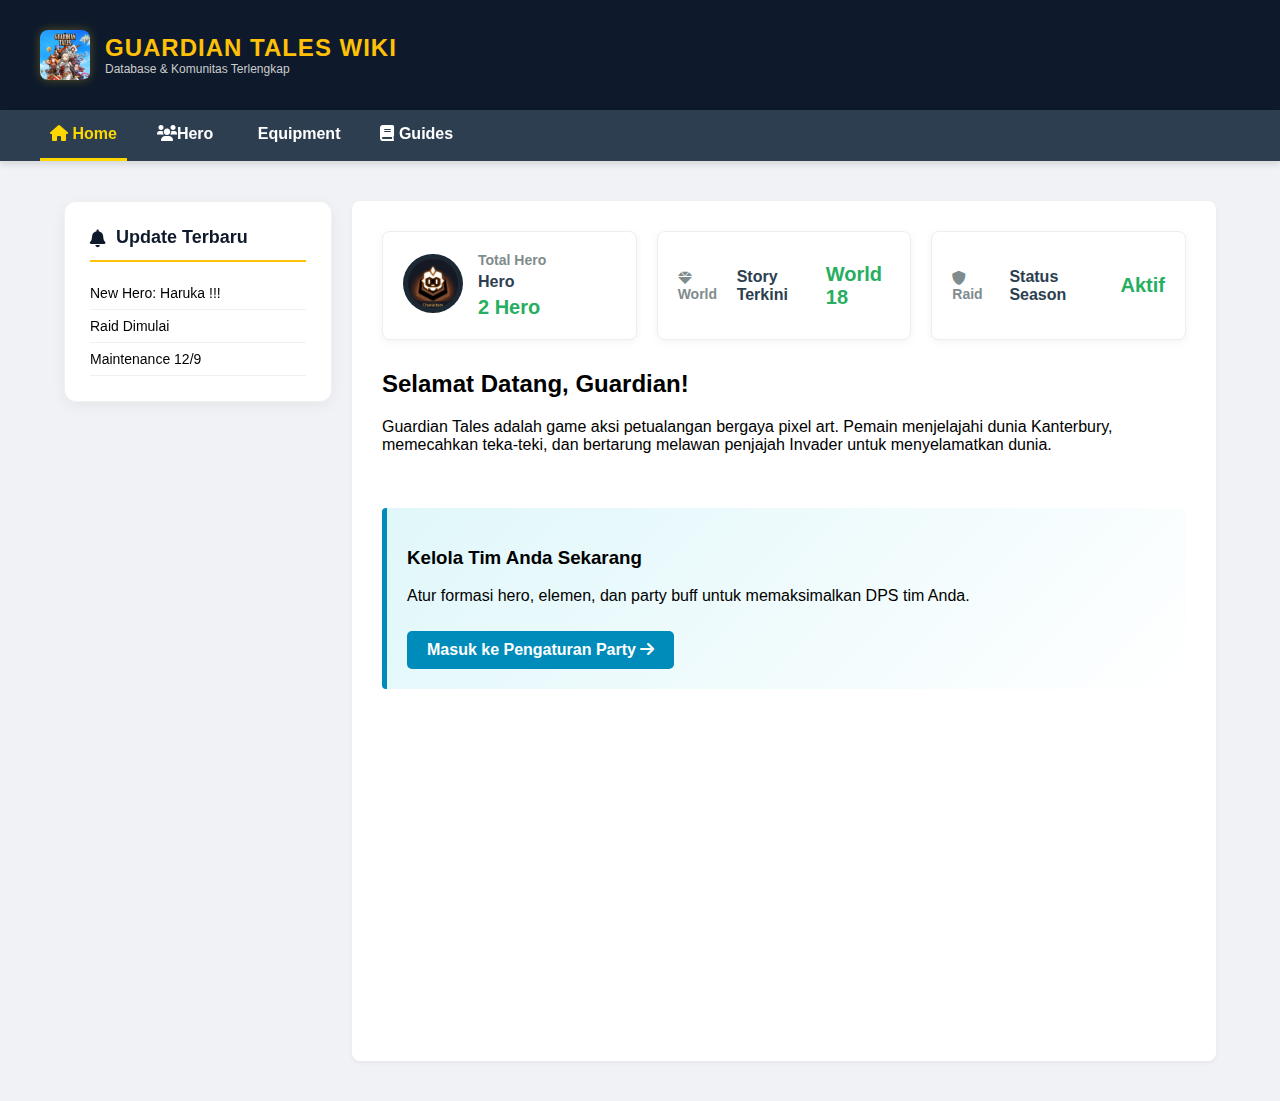
<file: WikiGuardianTales/index.html>
<!DOCTYPE html>
<html lang="id">
<head>
    <meta charset="UTF-8">
    <meta name="viewport" content="width=device-width, initial-scale=1.0">
    <title>Guardian Tales Wiki - Home</title>
    <link rel="stylesheet" type="text/css" href="style.css">
    <link rel="stylesheet" href="https://cdnjs.cloudflare.com/ajax/libs/font-awesome/6.0.0/css/all.min.css">
</head>
<body>

    <header class="main-header">
        <div class="logo-area">
            <img src="img/logo_main_shield.jpg" alt="GT Main Logo" class="brand-logo">
            <div>
                <h1>GUARDIAN TALES WIKI</h1>
                <p>Database & Komunitas Terlengkap</p>
            </div>
        </div>
        </header>

    <nav class="sticky-navbar">
        <ul class="nav-menu">
            <li><a href="index.html" class="active"><i class="fas fa-home"></i> Home</a></li>
            <li><a href="hero_tampil.php"><i class="fas fa-users"></i>Hero</a></li>
            <li><a href="#"><i class="fas fa-swords"></i> Equipment</a></li>
            <li><a href="#"><i class="fas fa-book"></i> Guides</a></li>
        </ul>
        </nav>

    <div class="container main-body">
        
        <aside class="sidebar-right">
            <div class="sidebar-widget">
                <h3><i class="fas fa-bell"></i> Update Terbaru</h3>
                <ul>
                    <li>New Hero: Haruka !!!</li>
                    <li>Raid Dimulai</li>
                    <li>Maintenance 12/9</li>
                </ul>
            </div>
        </aside>

        <section class="content">
            <div class="cards-grid">
                <div class="card">
                    <div class="card-icon">
                        <img src="img/logo_gt.png" alt="Icon DB" width="50">
                    </div>
                    <div>
                        <h3>Total Hero</h3>
                        <p>Hero</p>
                        <span class="number">2 Hero</span>
                    </div>
                </div>
                <div class="card">
                    <h3><i class="fas fa-gem"></i> World</h3>
                    <p>Story Terkini</p>
                    <span class="number">World 18</span>
                </div>
                <div class="card">
                    <h3><i class="fas fa-shield-alt"></i> Raid</h3>
                    <p>Status Season</p>
                    <span class="number">Aktif</span>
                </div>
            </div>

            <div class="article-section">
                <h2>Selamat Datang, Guardian!</h2>
                <p>
                    Guardian Tales adalah game aksi petualangan bergaya pixel art. 
                    Pemain menjelajahi dunia Kanterbury, memecahkan teka-teki, dan bertarung melawan penjajah Invader 
                    untuk menyelamatkan dunia.
                </p>
                <br>
                <div class="call-to-action">
                    <h3>Kelola Tim Anda Sekarang</h3>
                    <p>Atur formasi hero, elemen, dan party buff untuk memaksimalkan DPS tim Anda.</p>
                    <a href="hero_tampil.php" class="btn btn-add">Masuk ke Pengaturan Party <i class="fas fa-arrow-right"></i></a>
                </div>
            </div>
        </section>

    </div>

</body>
</html>
</file>
<file: WikiGuardianTales/style.css>
body {
    margin: 0;
    font-family: 'Segoe UI', Tahoma, Geneva, Verdana, sans-serif;
    background-color: #f0f2f5;
}

a { text-decoration: none; }
ul { list-style: none; padding: 0; margin: 0; }

/* --- 1. HEADER ATAS --- */
.main-header {
    background-color: #0e1a2b; /* Warna Gelap */
    color: white;
    padding: 15px 40px;
    display: flex;
    justify-content: space-between;
    align-items: center;
    height: 80px;
}

.logo-area {
    display: flex;
    align-items: center;
    gap: 15px;
}

.brand-logo {
    width: 50px;
    height: auto;
    border-radius: 8px;
    box-shadow: 0 0 10px rgba(255, 215, 0, 0.3);
}

.logo-area h1 {
    margin: 0;
    font-size: 24px;
    color: #ffc107; /* Kuning Emas */
    letter-spacing: 1px;
}

.logo-area p {
    margin: 0;
    font-size: 12px;
    color: #ccc;
}

.btn-login, .btn-register {
    color: white;
    margin-left: 15px;
    font-weight: bold;
    font-size: 14px;
}

.btn-register {
    background-color: #ffd700;
    color: black;
    padding: 8px 15px;
    border-radius: 4px;
    transition: 0.3s;
}

.btn-register:hover { background-color: #e6c200; }

/* --- 2. STICKY NAVBAR --- */
.sticky-navbar {
    background-color: #2c3e50;
    color: white;
    padding: 0 40px;
    display: flex;
    justify-content: space-between;
    align-items: center;
    box-shadow: 0 4px 6px rgba(0,0,0,0.1);
    
    /* PENTING: Agar menempel saat scroll */
    position: sticky;
    top: 0;
    z-index: 1000;
}

.nav-menu { display: flex; }
.nav-menu li { margin-right: 20px; }

.nav-menu a {
    display: block;
    color: white;
    padding: 15px 10px;
    font-weight: bold;
    border-bottom: 3px solid transparent;
    transition: 0.3s;
}

.nav-menu a:hover, .nav-menu a.active {
    color: #ffd700;
    border-bottom: 3px solid #ffd700;
}

.nav-search input {
    padding: 6px 10px;
    border-radius: 4px;
    border: none;
    outline: none;
}

.nav-search button {
    background: none;
    border: none;
    color: white;
    cursor: pointer;
    font-size: 16px;
}

/* --- 3. LAYOUT UTAMA (FLEXBOX) --- */
/* Ini yang memperbaiki masalah sidebar turun ke bawah */
.main-body {
    display: flex;
    /* BARIS DI BAWAH INI WAJIB ADA & JANGAN DIHAPUS */
    align-items: flex-start; 
    
    margin: 20px auto;
    width: 90%;
    max-width: 1200px;
    gap: 20px;
    padding: 20px 0;
}

/* --- SIDEBAR KANAN --- */
.sidebar-right {
    flex: 1;
    min-width: 250px;
    
    /* LOGIC STICKY */
    position: -webkit-sticky; /* Tambahkan ini untuk support browser Safari/lama */
    position: sticky;
    top: 80px; /* Jarak dari atas langit-langit browser */
    z-index: 99;
    
    /* Pastikan sidebar tidak dipaksa tinggi */
    height: auto; 
    align-self: start; /* Penegasan agar dia tidak stretching */
}

.sidebar-widget {
    background: white;
    padding: 20px;
    border-radius: 8px;
    box-shadow: 0 2px 5px rgba(0,0,0,0.05);
    margin-bottom: 20px;
}

.sidebar-widget h3 {
    margin-top: 0;
    color: #2c3e50;
    border-bottom: 2px solid #eee;
    padding-bottom: 10px;
    font-size: 16px;
}

.sidebar-widget ul li {
    padding: 8px 0;
    border-bottom: 1px solid #f0f0f0;
    font-size: 14px;
}

/* --- KONTEN TENGAH --- */
.content {
    flex: 3; /* Lebar 3 bagian (lebih luas) */
    background: white;
    padding: 30px;
    border-radius: 8px;
    box-shadow: 0 2px 5px rgba(0,0,0,0.05);
    min-height: 800px;
}

/* --- KARTU INFO (CARDS) --- */
.cards-grid {
    display: grid;
    grid-template-columns: repeat(auto-fit, minmax(200px, 1fr));
    gap: 20px;
    margin-bottom: 30px;
}

.card {
    background: #fff;
    padding: 20px;
    border-radius: 8px;
    border: 1px solid #eee;
    box-shadow: 0 2px 8px rgba(0,0,0,0.05);
    display: flex;
    align-items: center;
    gap: 15px;
    transition: transform 0.2s;
}

.card:hover { transform: translateY(-5px); }

.card-icon img {
    background-color: #1c2833;
    padding: 5px;
    border-radius: 50%;
}

.card h3 { margin: 0; font-size: 14px; color: #7f8c8d; }
.card p { margin: 5px 0; font-weight: bold; color: #2c3e50; }
.card .number { font-size: 20px; color: #27ae60; font-weight: bold; }

/* --- CALL TO ACTION --- */
.call-to-action {
    background: linear-gradient(135deg, #e0f7fa 0%, #ffffff 100%);
    padding: 20px;
    border-left: 5px solid #008CBA;
    border-radius: 4px;
    margin: 20px 0;
}

.btn {
    display: inline-block;
    padding: 10px 20px;
    text-decoration: none;
    color: white;
    border-radius: 5px;
    font-weight: bold;
    margin-top: 10px;
}

.btn-add { background-color: #008CBA; }
.btn-add:hover { background-color: #007bb5; }

/* Responsif untuk HP */
@media (max-width: 768px) {
    .main-body {
        flex-direction: column; /* Tumpuk ke bawah di HP */
    }
    .sidebar-right {
        width: 100%;
        order: 2; /* Sidebar pindah ke bawah konten */
    }
    .content {
        width: 100%;
        order: 1;
    }
    .main-header {
        flex-direction: column;
        height: auto;
        text-align: center;
    }
    .sticky-navbar {
        flex-direction: column;
        padding: 10px;
    }
    .nav-menu {
        flex-wrap: wrap;
        justify-content: center;
    }
}
/* --- STYLE UNTUK FORM FILTER DI SIDEBAR --- */
.filter-group {
    margin-bottom: 15px;
}

.filter-label {
    display: block;
    font-size: 12px;
    font-weight: bold;
    color: #555;
    margin-bottom: 5px;
}

.filter-select {
    width: 100%;
    padding: 8px;
    border: 1px solid #ddd;
    border-radius: 4px;
    background-color: #f9f9f9;
    color: #333;
    font-size: 13px;
}

.btn-filter {
    width: 100%;
    padding: 10px;
    background-color: #0e1a2b; /* Warna Header */
    color: #ffc107; /* Warna Emas */
    border: none;
    border-radius: 4px;
    font-weight: bold;
    cursor: pointer;
    transition: 0.3s;
}

.btn-filter:hover {
    background-color: #1c2833;
}

.btn-reset {
    display: block;
    text-align: center;
    margin-top: 10px;
    color: #c0392b;
    font-size: 12px;
    text-decoration: underline;
}

/* --- WIDGET SIDEBAR (Perbaikan Style) --- */
.sidebar-widget {
    background: #fff;
    padding: 25px; /* Padding lebih lega */
    border-radius: 12px; /* Sudut lebih membulat */
    box-shadow: 0 4px 15px rgba(0, 0, 0, 0.05); /* Bayangan halus */
    margin-bottom: 25px;
    border: 1px solid #f0f0f0;
}

.sidebar-widget h3 {
    margin-top: 0;
    color: #0e1a2b; /* Warna Header Gelap */
    font-size: 18px;
    border-bottom: 2px solid #ffc107; /* Garis bawah emas */
    padding-bottom: 12px;
    margin-bottom: 15px;
    display: flex;
    align-items: center;
    gap: 10px;
}

/* --- FORM FILTER YANG LEBIH CANTIK --- */
.filter-group {
    margin-bottom: 20px; /* Jarak antar input */
}

.filter-label {
    display: block;
    font-size: 13px;
    font-weight: 700;
    color: #555;
    margin-bottom: 8px;
    text-transform: uppercase; /* Huruf kapital agar tegas */
    letter-spacing: 0.5px;
}

.filter-select {
    width: 100%;
    padding: 12px;
    border: 1px solid #cbd5e0; /* Border abu-abu halus */
    border-radius: 8px;
    background-color: #f8fafc;
    color: #2d3748;
    font-size: 14px;
    outline: none;
    transition: all 0.3s ease;
    cursor: pointer;
    /* Menambahkan ikon panah custom (opsional, tergantung browser) */
    appearance: none; 
    -webkit-appearance: none;
    background-image: url("data:image/svg+xml;charset=US-ASCII,%3Csvg%20xmlns%3D%22http%3A%2F%2Fwww.w3.org%2F2000%2Fsvg%22%20width%3D%22292.4%22%20height%3D%22292.4%22%3E%3Cpath%20fill%3D%22%23007CB2%22%20d%3D%22M287%2069.4a17.6%2017.6%200%200%200-13-5.4H18.4c-5%200-9.3%201.8-12.9%205.4A17.6%2017.6%200%200%200%200%2082.2c0%205%201.8%209.3%205.4%2012.9l128%20127.9c3.6%203.6%207.8%205.4%2012.8%205.4s9.2-1.8%2012.8-5.4L287%2095c3.5-3.5%205.4-7.8%205.4-12.8%200-5-1.9-9.2-5.5-12.8z%22%2F%3E%3C%2Fsvg%3E");
    background-repeat: no-repeat;
    background-position: right 12px top 50%;
    background-size: 10px auto;
}

.filter-select:focus {
    border-color: #008CBA; /* Warna biru saat diklik */
    box-shadow: 0 0 0 3px rgba(0, 140, 186, 0.1); /* Efek glow halus */
    background-color: #fff;
}

/* --- TOMBOL TERAPKAN (CTA) --- */
.btn-filter {
    width: 100%;
    padding: 12px;
    background-color: #0e1a2b; /* Background Biru Gelap */
    color: #ffc107; /* Teks Emas */
    border: none;
    border-radius: 8px;
    font-size: 14px;
    font-weight: bold;
    cursor: pointer;
    transition: background 0.3s, transform 0.2s;
    display: flex;
    justify-content: center;
    align-items: center;
    gap: 8px;
    box-shadow: 0 4px 6px rgba(0,0,0,0.1);
}

.btn-filter:hover {
    background-color: #162a45; /* Sedikit lebih terang saat hover */
    transform: translateY(-2px); /* Efek tombol naik sedikit */
}

/* --- TOMBOL RESET --- */
.btn-reset {
    display: block;
    text-align: center;
    margin-top: 15px;
    color: #7f8c8d;
    font-size: 13px;
    text-decoration: none;
    transition: color 0.3s;
}

.btn-reset:hover {
    color: #c0392b; /* Merah saat hover */
    text-decoration: underline;
}

/* --- STYLE FILTER IKON ELEMEN --- */
.element-grid {
    display: grid;
    grid-template-columns: repeat(3, 1fr); /* 3 Ikon per baris */
    gap: 8px;
    margin-top: 5px;
}

/* Sembunyikan Radio Button Asli */
.element-option input[type="radio"] {
    display: none;
}

/* Style Label (Wadah Gambar) */
.element-option label {
    display: flex;
    flex-direction: column;
    align-items: center;
    cursor: pointer;
    border: 2px solid transparent; /* Border transparan default */
    border-radius: 8px;
    padding: 5px;
    background-color: #f4f6f8;
    transition: all 0.2s ease;
}

.element-option img {
    width: 30px;
    height: 30px;
    object-fit: contain;
    filter: grayscale(80%); /* Default agak abu-abu/redup */
    transition: filter 0.2s;
}

.element-option span {
    font-size: 10px;
    margin-top: 3px;
    color: #666;
    font-weight: bold;
}

/* Efek Hover */
.element-option label:hover {
    background-color: #e3f2fd;
    border-color: #90caf9;
}
.element-option label:hover img {
    filter: grayscale(0%); /* Warna muncul saat hover */
}

/* EFEK SAAT DIPILIH (CHECKED) */
.element-option input[type="radio"]:checked + label {
    background-color: #e0f7fa;
    border-color: #008CBA; /* Border Biru saat aktif */
    box-shadow: 0 0 5px rgba(0, 140, 186, 0.3);
}

.element-option input[type="radio"]:checked + label img {
    filter: grayscale(0%); /* Warna Full */
    transform: scale(1.1); /* Sedikit membesar */
}

.element-option input[type="radio"]:checked + label span {
    color: #008CBA;
}
</file>
